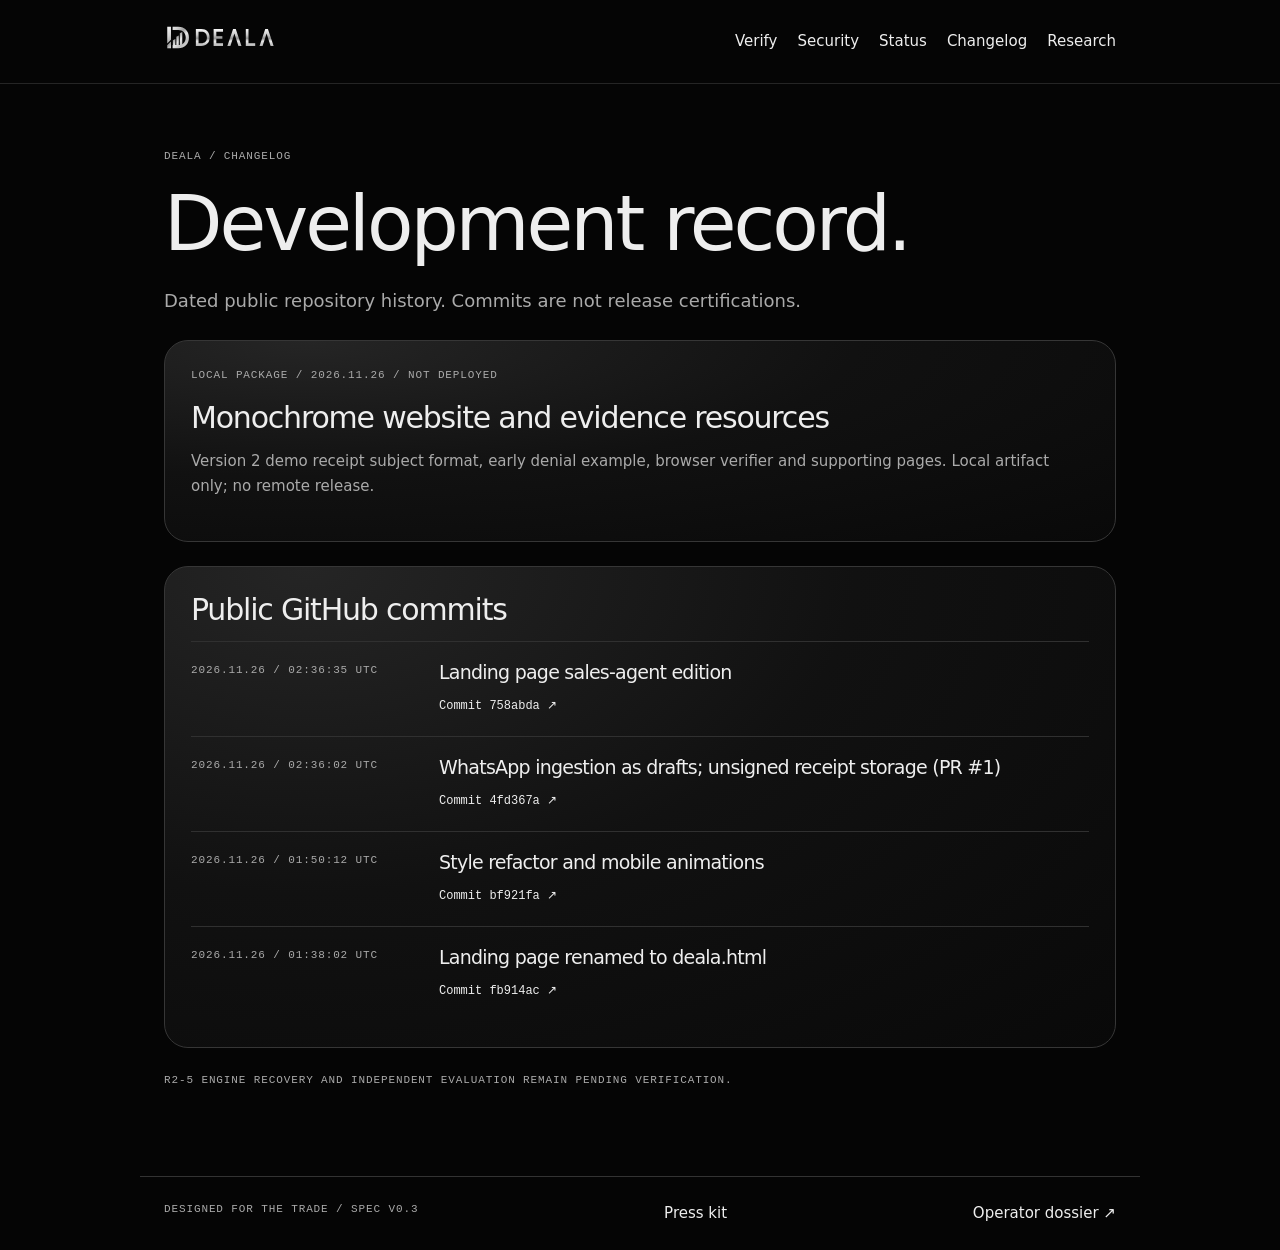
<file: site/changelog/index.html>
<!doctype html><html lang="en"><head><meta charset="utf-8"><meta name="viewport" content="width=device-width, initial-scale=1"><title>Development record. | Deala</title><link rel="stylesheet" href="../assets/site.css"></head><body><header><nav><a href="../" aria-label="Deala home"><img src="../assets/lockup.svg" alt="Deala"></a><div><a href="../verify/">Verify</a><a href="../security/">Security</a><a href="../status/">Status</a><a href="../changelog/">Changelog</a><a href="../research/">Research</a></div></nav></header><main><p class="meta">DEALA / CHANGELOG</p><h1>Development record.</h1><p class="lead">Dated public repository history. Commits are not release certifications.</p><div class="panel"><p class="meta">LOCAL PACKAGE / 2026.11.26 / NOT DEPLOYED</p><h2>Monochrome website and evidence resources</h2><p>Version 2 demo receipt subject format, early denial example, browser verifier and supporting pages. Local artifact only; no remote release.</p></div><div class="panel"><h2>Public GitHub commits</h2><article class="entry"><div class="meta">2026.11.26 / 02:36:35 UTC</div><div><h3>Landing page sales-agent edition</h3><a href="https://github.com/NickAltstein/Deala/commit/758abda08714c476c0715b73678731eedb569f0a">Commit 758abda ↗</a></div></article><article class="entry"><div class="meta">2026.11.26 / 02:36:02 UTC</div><div><h3>WhatsApp ingestion as drafts; unsigned receipt storage (PR #1)</h3><a href="https://github.com/NickAltstein/Deala/commit/4fd367ae9189fc0433973ea56f4c7cbc062e2132">Commit 4fd367a ↗</a></div></article><article class="entry"><div class="meta">2026.11.26 / 01:50:12 UTC</div><div><h3>Style refactor and mobile animations</h3><a href="https://github.com/NickAltstein/Deala/commit/bf921fac3165134639994ea142b242f96e6df62f">Commit bf921fa ↗</a></div></article><article class="entry"><div class="meta">2026.11.26 / 01:38:02 UTC</div><div><h3>Landing page renamed to deala.html</h3><a href="https://github.com/NickAltstein/Deala/commit/fb914ac43cf087501ed5816bd91e7c540efbd82a">Commit fb914ac ↗</a></div></article></div><p class="meta">R2-5 engine recovery and independent evaluation remain pending verification.</p></main><footer><span class="meta">DESIGNED FOR THE TRADE / SPEC v0.3</span><a href="../press/">Press kit</a><a href="../assets/operator-dossier.pdf">Operator dossier ↗</a></footer></body></html>
</file>
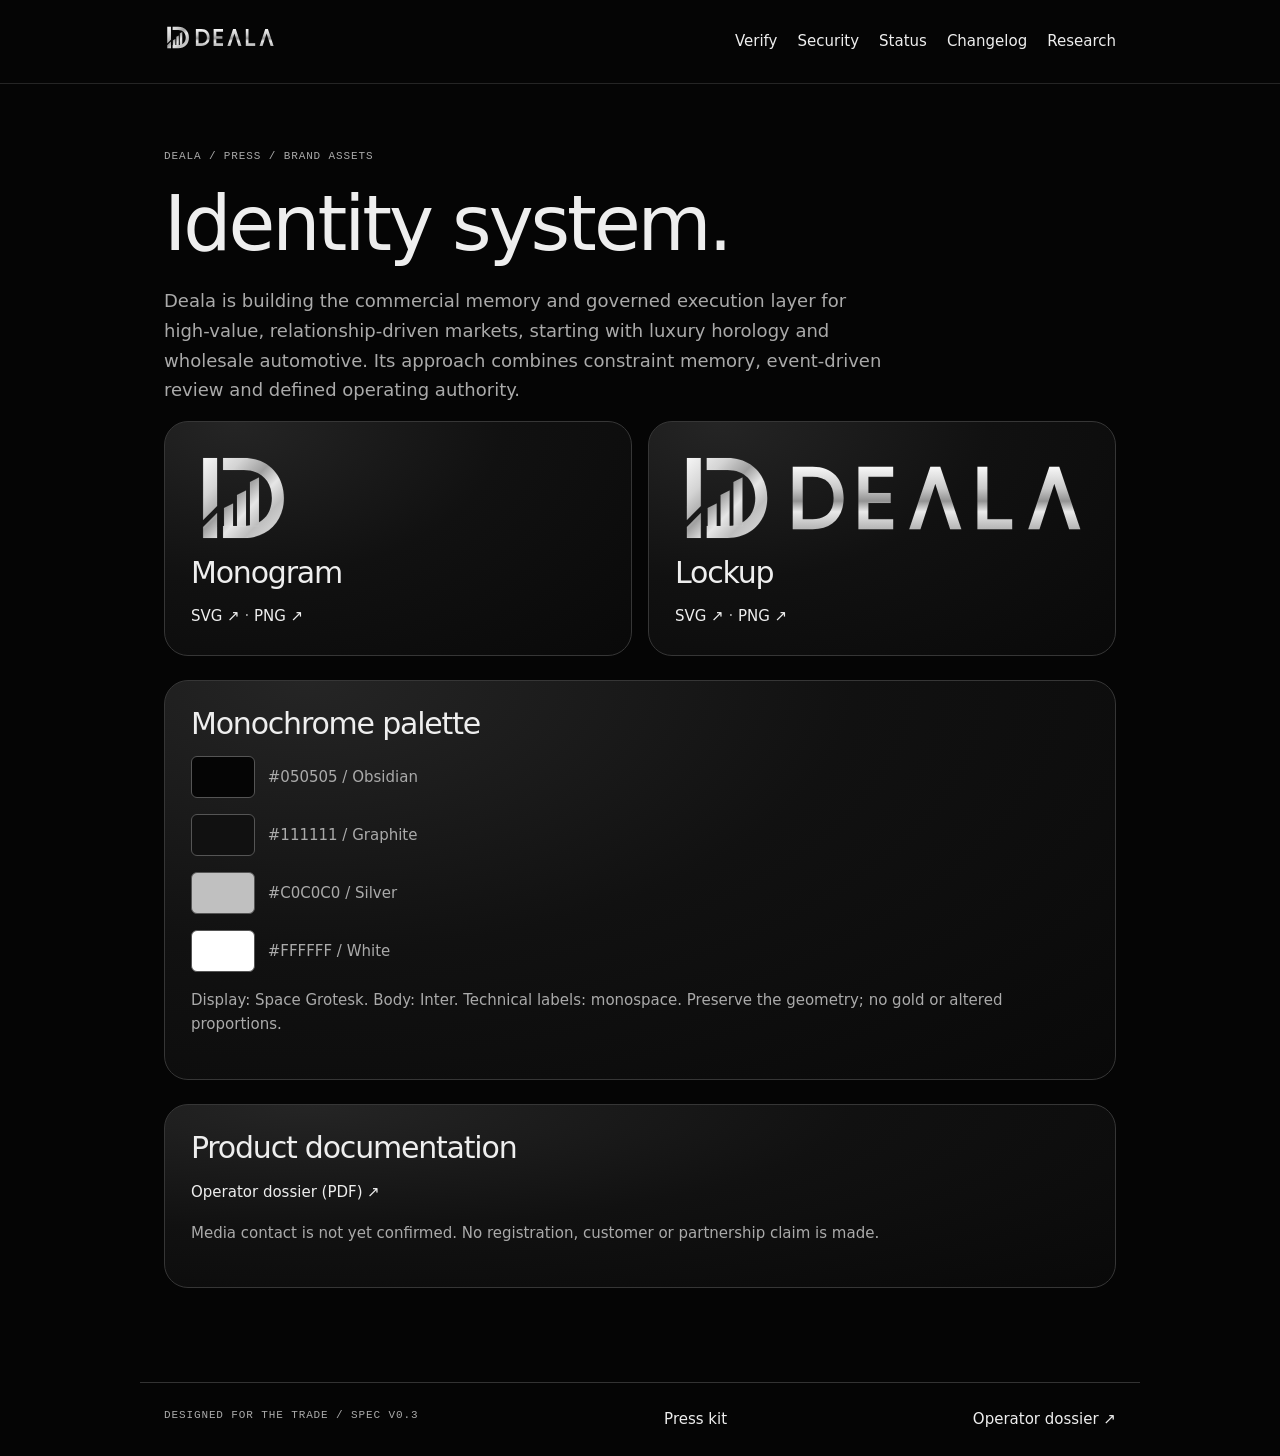
<file: site/press/index.html>
<!doctype html><html lang="en"><head><meta charset="utf-8"><meta name="viewport" content="width=device-width, initial-scale=1"><title>Identity system. | Deala</title><link rel="stylesheet" href="../assets/site.css"></head><body><header><nav><a href="../" aria-label="Deala home"><img src="../assets/lockup.svg" alt="Deala"></a><div><a href="../verify/">Verify</a><a href="../security/">Security</a><a href="../status/">Status</a><a href="../changelog/">Changelog</a><a href="../research/">Research</a></div></nav></header><main><p class="meta">DEALA / PRESS / BRAND ASSETS</p><h1>Identity system.</h1><p class="lead">Deala is building the commercial memory and governed execution layer for high-value, relationship-driven markets, starting with luxury horology and wholesale automotive. Its approach combines constraint memory, event-driven review and defined operating authority.</p><div class="grid"><div class="panel"><img class="asset" src="../assets/monogram.svg" alt="Deala monogram"><h2>Monogram</h2><a href="../assets/monogram.svg" download>SVG ↗</a> · <a href="../assets/monogram.png" download>PNG ↗</a></div><div class="panel"><img class="asset" src="../assets/lockup.svg" alt="Deala wordmark"><h2>Lockup</h2><a href="../assets/lockup.svg" download>SVG ↗</a> · <a href="../assets/lockup.png" download>PNG ↗</a></div></div><div class="panel"><h2>Monochrome palette</h2><p><span class="swatch" style="background:#050505"></span> #050505 / Obsidian</p><p><span class="swatch" style="background:#111111"></span> #111111 / Graphite</p><p><span class="swatch" style="background:#c0c0c0"></span> #C0C0C0 / Silver</p><p><span class="swatch" style="background:#ffffff"></span> #FFFFFF / White</p><p>Display: Space Grotesk. Body: Inter. Technical labels: monospace. Preserve the geometry; no gold or altered proportions.</p></div><div class="panel"><h2>Product documentation</h2><p><a href="../assets/operator-dossier.pdf">Operator dossier (PDF) ↗</a></p><p>Media contact is not yet confirmed. No registration, customer or partnership claim is made.</p></div></main><footer><span class="meta">DESIGNED FOR THE TRADE / SPEC v0.3</span><a href="../press/">Press kit</a><a href="../assets/operator-dossier.pdf">Operator dossier ↗</a></footer></body></html>
</file>
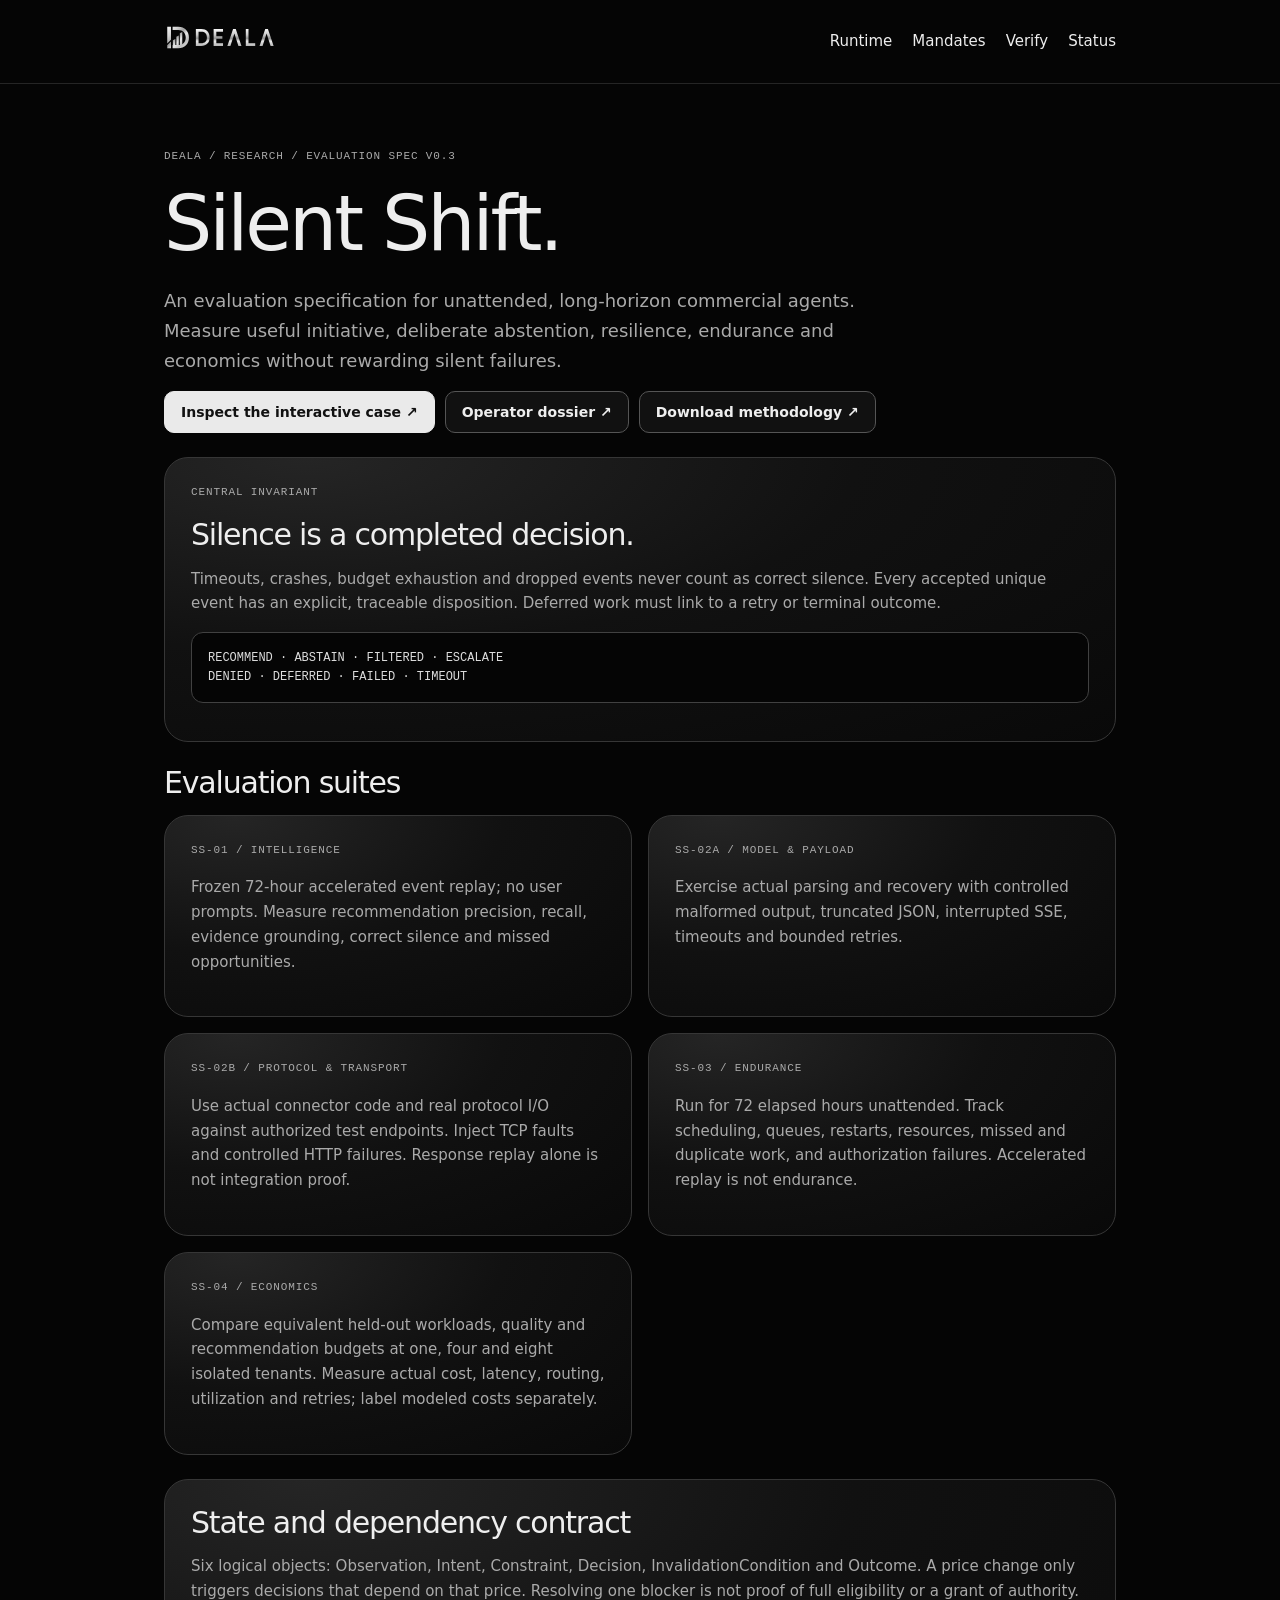
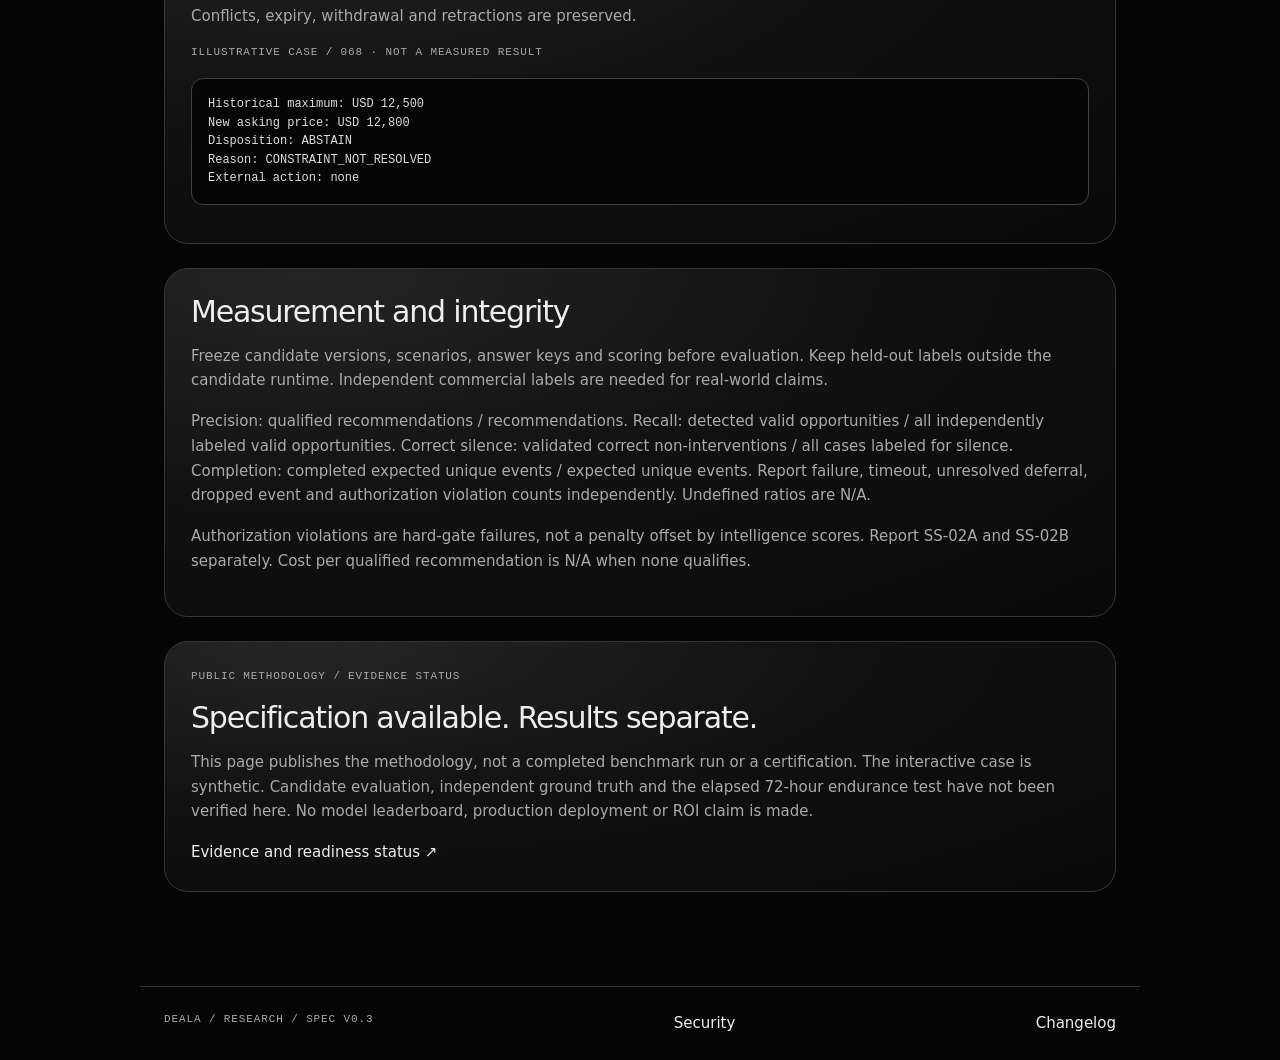
<file: site/research/index.html>
<!doctype html><html lang="en"><head><meta charset="utf-8"><meta name="viewport" content="width=device-width, initial-scale=1"><title>Silent Shift v0.3 | Deala Research</title><link rel="stylesheet" href="../assets/site.css"></head><body><header><nav><a href="../" aria-label="Deala home"><img src="../assets/lockup.svg" alt="Deala"></a><div><a href="../operator.html#forgotten">Runtime</a><a href="../operator.html#trust">Mandates</a><a href="../verify/">Verify</a><a href="../status/">Status</a></div></nav></header><main><p class="meta">DEALA / RESEARCH / EVALUATION SPEC v0.3</p><h1>Silent Shift.</h1><p class="lead">An evaluation specification for unattended, long-horizon commercial agents. Measure useful initiative, deliberate abstention, resilience, endurance and economics without rewarding silent failures.</p><div class="actions"><a class="button" href="../operator.html#agent">Inspect the interactive case ↗</a><a class="button secondary" href="../assets/operator-dossier.pdf">Operator dossier ↗</a><a class="button secondary" href="silent-shift-v0.3.md" download>Download methodology ↗</a></div><div class="panel"><p class="meta">CENTRAL INVARIANT</p><h2>Silence is a completed decision.</h2><p>Timeouts, crashes, budget exhaustion and dropped events never count as correct silence. Every accepted unique event has an explicit, traceable disposition. Deferred work must link to a retry or terminal outcome.</p><pre>RECOMMEND · ABSTAIN · FILTERED · ESCALATE
DENIED · DEFERRED · FAILED · TIMEOUT</pre></div><h2>Evaluation suites</h2><div class="grid"><div class="panel"><p class="meta">SS-01 / INTELLIGENCE</p><p>Frozen 72-hour accelerated event replay; no user prompts. Measure recommendation precision, recall, evidence grounding, correct silence and missed opportunities.</p></div><div class="panel"><p class="meta">SS-02A / MODEL & PAYLOAD</p><p>Exercise actual parsing and recovery with controlled malformed output, truncated JSON, interrupted SSE, timeouts and bounded retries.</p></div><div class="panel"><p class="meta">SS-02B / PROTOCOL & TRANSPORT</p><p>Use actual connector code and real protocol I/O against authorized test endpoints. Inject TCP faults and controlled HTTP failures. Response replay alone is not integration proof.</p></div><div class="panel"><p class="meta">SS-03 / ENDURANCE</p><p>Run for 72 elapsed hours unattended. Track scheduling, queues, restarts, resources, missed and duplicate work, and authorization failures. Accelerated replay is not endurance.</p></div><div class="panel"><p class="meta">SS-04 / ECONOMICS</p><p>Compare equivalent held-out workloads, quality and recommendation budgets at one, four and eight isolated tenants. Measure actual cost, latency, routing, utilization and retries; label modeled costs separately.</p></div></div><div class="panel"><h2>State and dependency contract</h2><p>Six logical objects: Observation, Intent, Constraint, Decision, InvalidationCondition and Outcome. A price change only triggers decisions that depend on that price. Resolving one blocker is not proof of full eligibility or a grant of authority. Conflicts, expiry, withdrawal and retractions are preserved.</p><p class="meta">ILLUSTRATIVE CASE / 068 · NOT A MEASURED RESULT</p><pre>Historical maximum: USD 12,500
New asking price: USD 12,800
Disposition: ABSTAIN
Reason: CONSTRAINT_NOT_RESOLVED
External action: none</pre></div><div class="panel"><h2>Measurement and integrity</h2><p>Freeze candidate versions, scenarios, answer keys and scoring before evaluation. Keep held-out labels outside the candidate runtime. Independent commercial labels are needed for real-world claims.</p><p>Precision: qualified recommendations / recommendations. Recall: detected valid opportunities / all independently labeled valid opportunities. Correct silence: validated correct non-interventions / all cases labeled for silence. Completion: completed expected unique events / expected unique events. Report failure, timeout, unresolved deferral, dropped event and authorization violation counts independently. Undefined ratios are N/A.</p><p>Authorization violations are hard-gate failures, not a penalty offset by intelligence scores. Report SS-02A and SS-02B separately. Cost per qualified recommendation is N/A when none qualifies.</p></div><div class="panel"><p class="meta">PUBLIC METHODOLOGY / EVIDENCE STATUS</p><h2>Specification available. Results separate.</h2><p>This page publishes the methodology, not a completed benchmark run or a certification. The interactive case is synthetic. Candidate evaluation, independent ground truth and the elapsed 72-hour endurance test have not been verified here. No model leaderboard, production deployment or ROI claim is made.</p><a href="../status/">Evidence and readiness status ↗</a></div></main><footer><span class="meta">DEALA / RESEARCH / SPEC v0.3</span><a href="../security/">Security</a><a href="../changelog/">Changelog</a></footer></body></html>
</file>
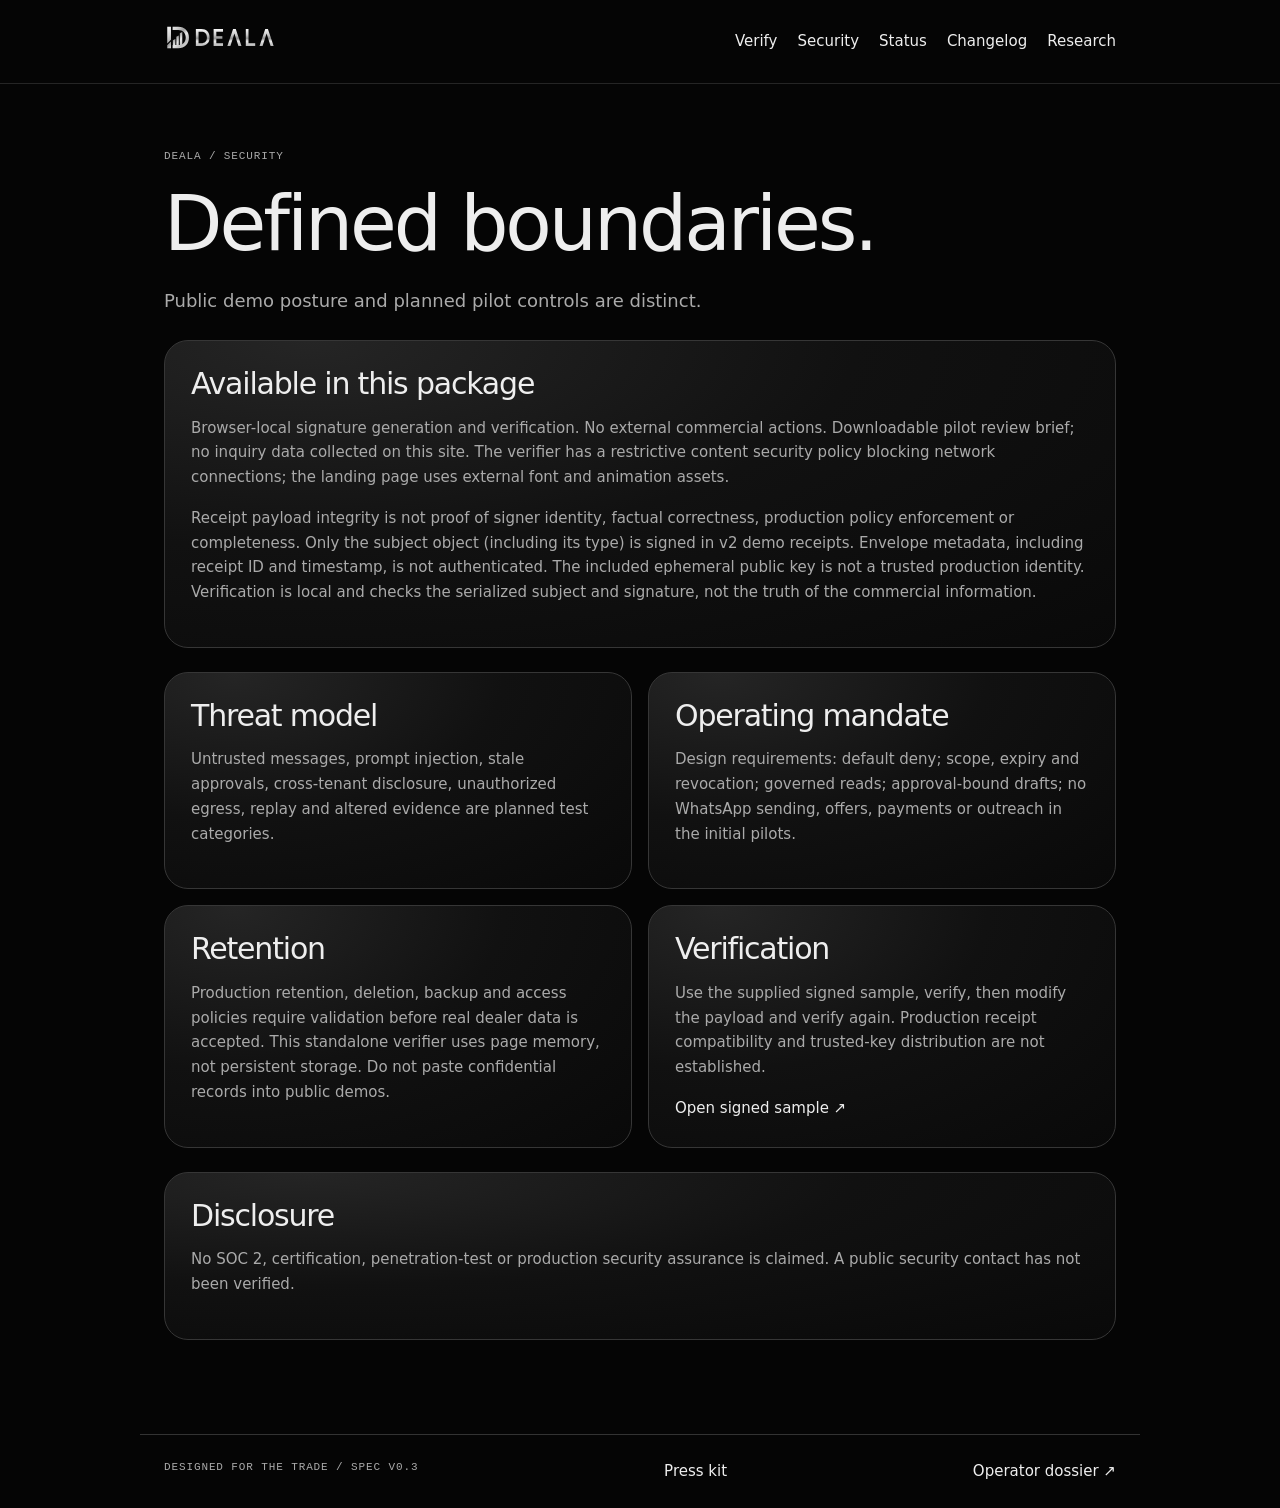
<file: site/security/index.html>
<!doctype html><html lang="en"><head><meta charset="utf-8"><meta name="viewport" content="width=device-width, initial-scale=1"><title>Defined boundaries. | Deala</title><link rel="stylesheet" href="../assets/site.css"></head><body><header><nav><a href="../" aria-label="Deala home"><img src="../assets/lockup.svg" alt="Deala"></a><div><a href="../verify/">Verify</a><a href="../security/">Security</a><a href="../status/">Status</a><a href="../changelog/">Changelog</a><a href="../research/">Research</a></div></nav></header><main><p class="meta">DEALA / SECURITY</p><h1>Defined boundaries.</h1><p class="lead">Public demo posture and planned pilot controls are distinct.</p><div class="panel"><h2>Available in this package</h2><p>Browser-local signature generation and verification. No external commercial actions. Downloadable pilot review brief; no inquiry data collected on this site. The verifier has a restrictive content security policy blocking network connections; the landing page uses external font and animation assets.</p><p>Receipt payload integrity is not proof of signer identity, factual correctness, production policy enforcement or completeness. Only the subject object (including its type) is signed in v2 demo receipts. Envelope metadata, including receipt ID and timestamp, is not authenticated. The included ephemeral public key is not a trusted production identity. Verification is local and checks the serialized subject and signature, not the truth of the commercial information.</p></div><div class="grid"><div class="panel"><h2>Threat model</h2><p>Untrusted messages, prompt injection, stale approvals, cross-tenant disclosure, unauthorized egress, replay and altered evidence are planned test categories.</p></div><div class="panel"><h2>Operating mandate</h2><p>Design requirements: default deny; scope, expiry and revocation; governed reads; approval-bound drafts; no WhatsApp sending, offers, payments or outreach in the initial pilots.</p></div><div class="panel"><h2>Retention</h2><p>Production retention, deletion, backup and access policies require validation before real dealer data is accepted. This standalone verifier uses page memory, not persistent storage. Do not paste confidential records into public demos.</p></div><div class="panel"><h2>Verification</h2><p>Use the supplied signed sample, verify, then modify the payload and verify again. Production receipt compatibility and trusted-key distribution are not established.</p><a href="../verify/?sample=1">Open signed sample ↗</a></div></div><div class="panel"><h2>Disclosure</h2><p>No SOC 2, certification, penetration-test or production security assurance is claimed. A public security contact has not been verified.</p></div></main><footer><span class="meta">DESIGNED FOR THE TRADE / SPEC v0.3</span><a href="../press/">Press kit</a><a href="../assets/operator-dossier.pdf">Operator dossier ↗</a></footer></body></html>
</file>
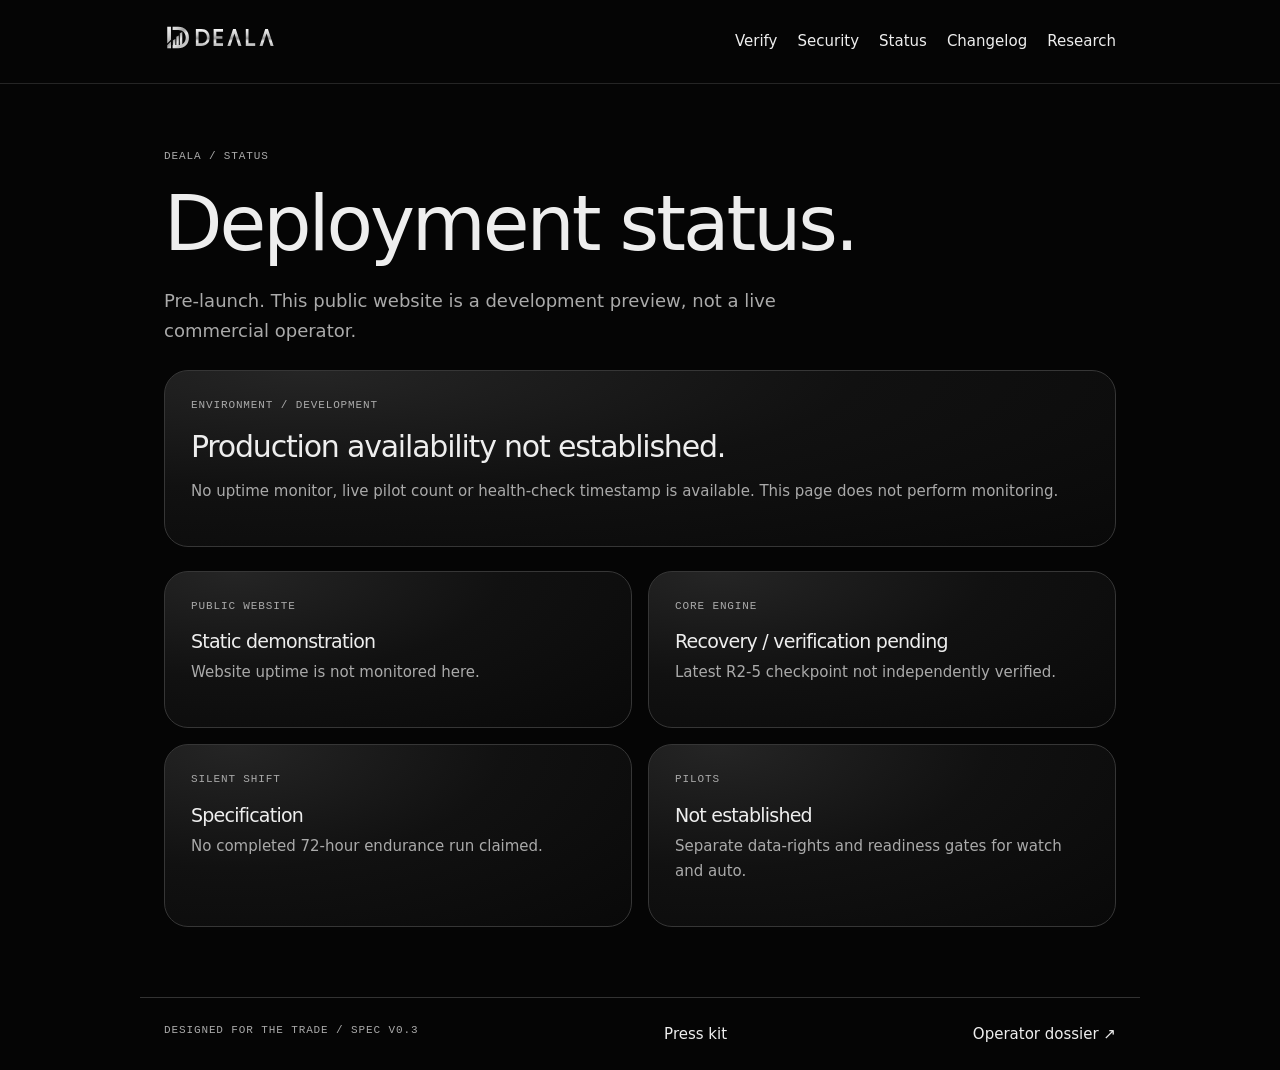
<file: site/status/index.html>
<!doctype html><html lang="en"><head><meta charset="utf-8"><meta name="viewport" content="width=device-width, initial-scale=1"><title>Deployment status. | Deala</title><link rel="stylesheet" href="../assets/site.css"></head><body><header><nav><a href="../" aria-label="Deala home"><img src="../assets/lockup.svg" alt="Deala"></a><div><a href="../verify/">Verify</a><a href="../security/">Security</a><a href="../status/">Status</a><a href="../changelog/">Changelog</a><a href="../research/">Research</a></div></nav></header><main><p class="meta">DEALA / STATUS</p><h1>Deployment status.</h1><p class="lead">Pre-launch. This public website is a development preview, not a live commercial operator.</p><div class="panel"><p class="meta">ENVIRONMENT / DEVELOPMENT</p><h2>Production availability not established.</h2><p>No uptime monitor, live pilot count or health-check timestamp is available. This page does not perform monitoring.</p></div><div class="grid"><div class="panel"><p class="meta">PUBLIC WEBSITE</p><h3>Static demonstration</h3><p>Website uptime is not monitored here.</p></div><div class="panel"><p class="meta">CORE ENGINE</p><h3>Recovery / verification pending</h3><p>Latest R2-5 checkpoint not independently verified.</p></div><div class="panel"><p class="meta">SILENT SHIFT</p><h3>Specification</h3><p>No completed 72-hour endurance run claimed.</p></div><div class="panel"><p class="meta">PILOTS</p><h3>Not established</h3><p>Separate data-rights and readiness gates for watch and auto.</p></div></div></main><footer><span class="meta">DESIGNED FOR THE TRADE / SPEC v0.3</span><a href="../press/">Press kit</a><a href="../assets/operator-dossier.pdf">Operator dossier ↗</a></footer></body></html>
</file>
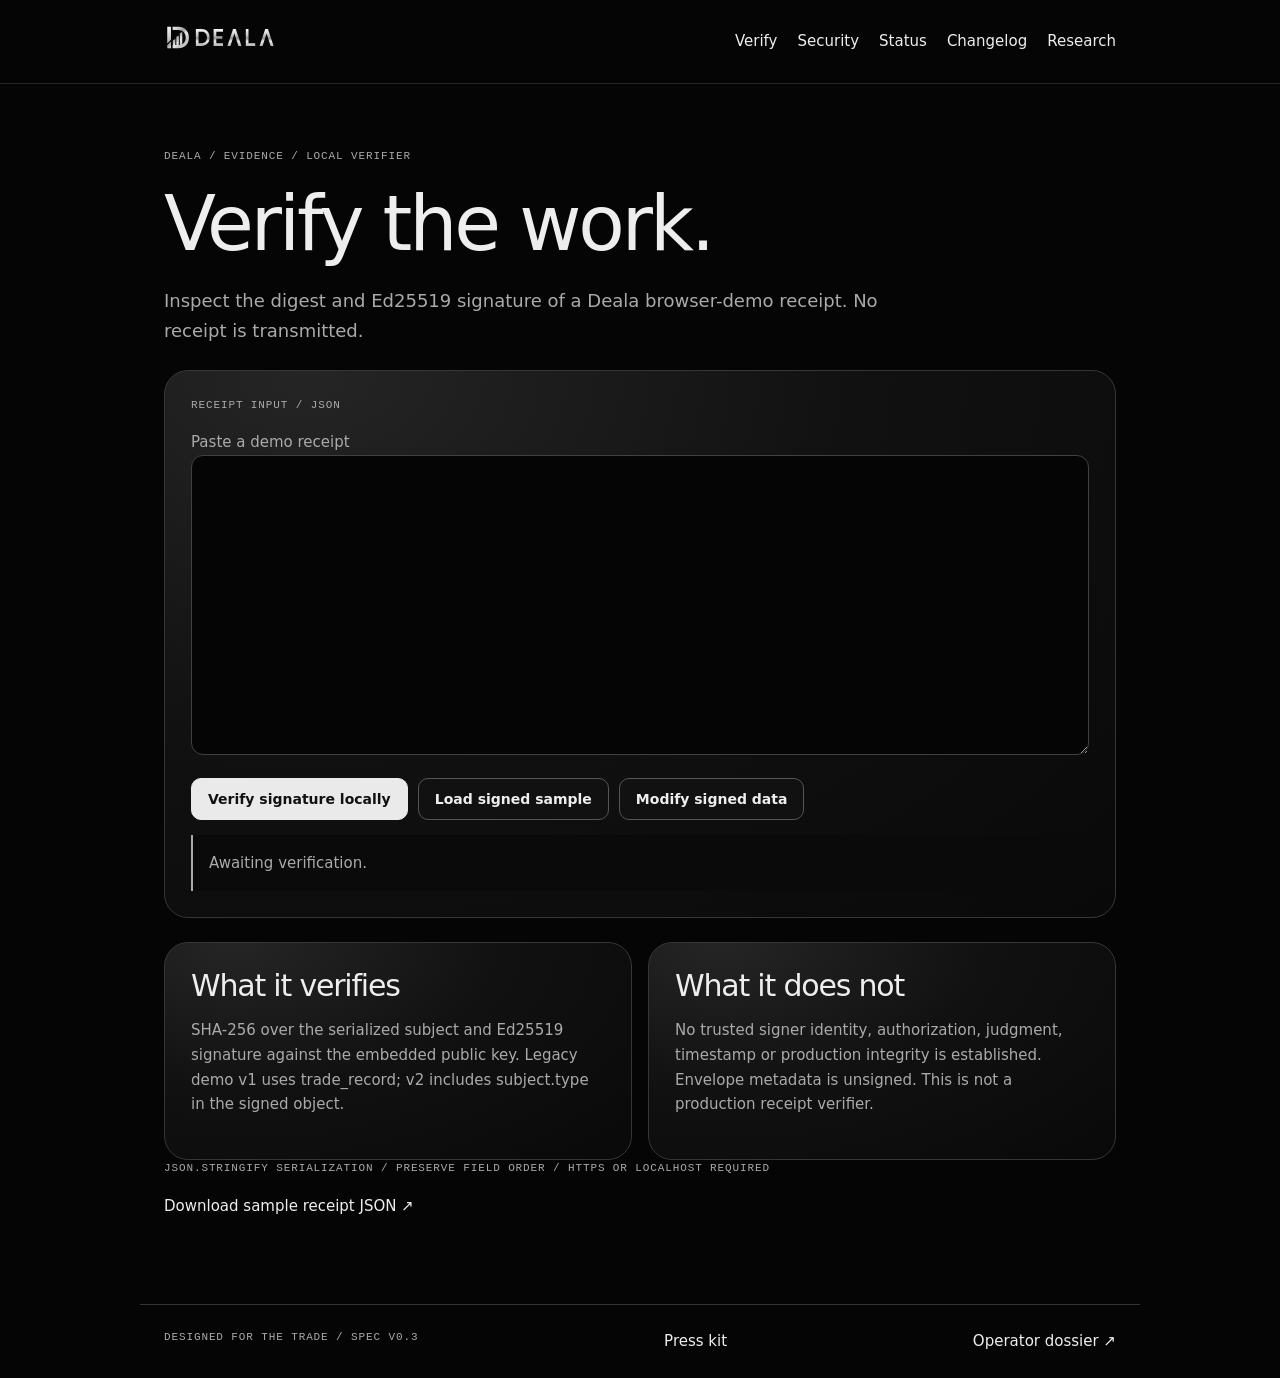
<file: site/verify/index.html>
<!doctype html><html lang="en"><head><meta charset="utf-8"><meta name="viewport" content="width=device-width, initial-scale=1"><meta http-equiv="Content-Security-Policy" content="default-src 'none'; script-src 'self'; style-src 'self'; img-src 'self'; connect-src 'none'; base-uri 'none'; form-action 'none'"><title>Verify the work. | Deala</title><link rel="stylesheet" href="../assets/site.css"></head><body><header><nav><a href="../" aria-label="Deala home"><img src="../assets/lockup.svg" alt="Deala"></a><div><a href="../verify/">Verify</a><a href="../security/">Security</a><a href="../status/">Status</a><a href="../changelog/">Changelog</a><a href="../research/">Research</a></div></nav></header><main><p class="meta">DEALA / EVIDENCE / LOCAL VERIFIER</p><h1>Verify the work.</h1><p class="lead">Inspect the digest and Ed25519 signature of a Deala browser-demo receipt. No receipt is transmitted.</p><div class="panel"><p class="meta">RECEIPT INPUT / JSON</p><label for="receipt">Paste a demo receipt</label><textarea id="receipt" spellcheck="false" autocomplete="off" autocapitalize="off"></textarea><div class="actions"><button id="check">Verify signature locally</button><button id="sample" class="secondary">Load signed sample</button><button id="tamper" class="secondary">Modify signed data</button></div><div class="result" id="result" role="status" aria-live="polite">Awaiting verification.</div><noscript>JavaScript is required for local cryptographic verification.</noscript></div><div class="grid"><div class="panel"><h2>What it verifies</h2><p>SHA-256 over the serialized subject and Ed25519 signature against the embedded public key. Legacy demo v1 uses trade_record; v2 includes subject.type in the signed object.</p></div><div class="panel"><h2>What it does not</h2><p>No trusted signer identity, authorization, judgment, timestamp or production integrity is established. Envelope metadata is unsigned. This is not a production receipt verifier.</p></div></div><p class="meta">JSON.stringify serialization / Preserve field order / HTTPS or localhost required</p><p><a href="../assets/sample-receipt.json" download>Download sample receipt JSON ↗</a></p></main><footer><span class="meta">DESIGNED FOR THE TRADE / SPEC v0.3</span><a href="../press/">Press kit</a><a href="../assets/operator-dossier.pdf">Operator dossier ↗</a></footer><script src="../assets/verify.js" defer></script></body></html>
</file>
<file: site/assets/site.css>
*{box-sizing:border-box}html{color-scheme:dark}body{margin:0;background:#050505;color:#aaa;font:15px/1.65 Inter,system-ui,sans-serif}a{color:#eee;text-decoration:none}a:hover{text-decoration:underline}header{border-bottom:1px solid #252525}nav,main,footer{max-width:1000px;margin:auto;padding:24px}nav{display:flex;align-items:center;justify-content:space-between;gap:18px;flex-wrap:wrap}nav img{width:112px}nav div{display:flex;gap:20px;flex-wrap:wrap}main{padding-top:64px;padding-bottom:70px;min-height:70vh}h1,h2,h3{color:#eee;font-family:'Space Grotesk',system-ui,sans-serif;font-weight:400;letter-spacing:-.04em;line-height:1.12}h1{font-size:clamp(42px,7vw,76px);margin:14px 0 20px}h2{font-size:30px;margin:0 0 15px}h3{font-size:19px;margin:0 0 8px}.meta{font:11px/1.6 ui-monospace,monospace;letter-spacing:.08em;color:#aaa;text-transform:uppercase}.lead{font-size:18px;max-width:720px}.panel{background:radial-gradient(ellipse at 15% 0%,#252525,#111 48%,#090909);border:1px solid #363636;border-radius:24px;padding:26px;margin:24px 0}.grid{display:grid;grid-template-columns:repeat(2,minmax(0,1fr));gap:16px}.grid .panel{margin:0}.entry{display:grid;grid-template-columns:230px 1fr;gap:18px;border-top:1px solid #303030;padding:20px 0}.entry a{font:12px ui-monospace,monospace}button,.button{font:600 14px system-ui;display:inline-block;cursor:pointer;background:#eaeaea;color:#111;border:1px solid #eaeaea;border-radius:10px;padding:12px 16px;text-decoration:none}.secondary{background:#111;color:#eee;border-color:#555}button:focus-visible,a:focus-visible,textarea:focus-visible{outline:2px solid white;outline-offset:4px}textarea,pre{background:#050505;color:#ddd;border:1px solid #414141;border-radius:12px;padding:16px;font:12px/1.55 ui-monospace,monospace;width:100%;overflow:auto}textarea{min-height:300px;resize:vertical}pre{white-space:pre-wrap;overflow-wrap:anywhere}.actions{display:flex;gap:10px;flex-wrap:wrap;margin:15px 0}footer{border-top:1px solid #333;display:flex;justify-content:space-between;gap:18px;flex-wrap:wrap}p{margin:0 0 16px}strong{color:#eee}.asset{max-width:100%;height:100px;object-fit:contain;object-position:left center}.result{border-left:2px solid #aaa;padding:16px;background:#0a0a0a;overflow-wrap:anywhere}.result[data-state=valid]{border-color:#4ade80}.result[data-state=invalid]{border-color:#f87171}.swatch{display:inline-block;width:64px;height:42px;border:1px solid #555;border-radius:6px;vertical-align:middle;margin-right:8px}@media(max-width:650px){nav,main,footer{padding-left:18px;padding-right:18px}.grid,.entry{grid-template-columns:1fr}.panel{padding:18px}main{padding-top:38px}nav div{gap:12px}}
</file>
